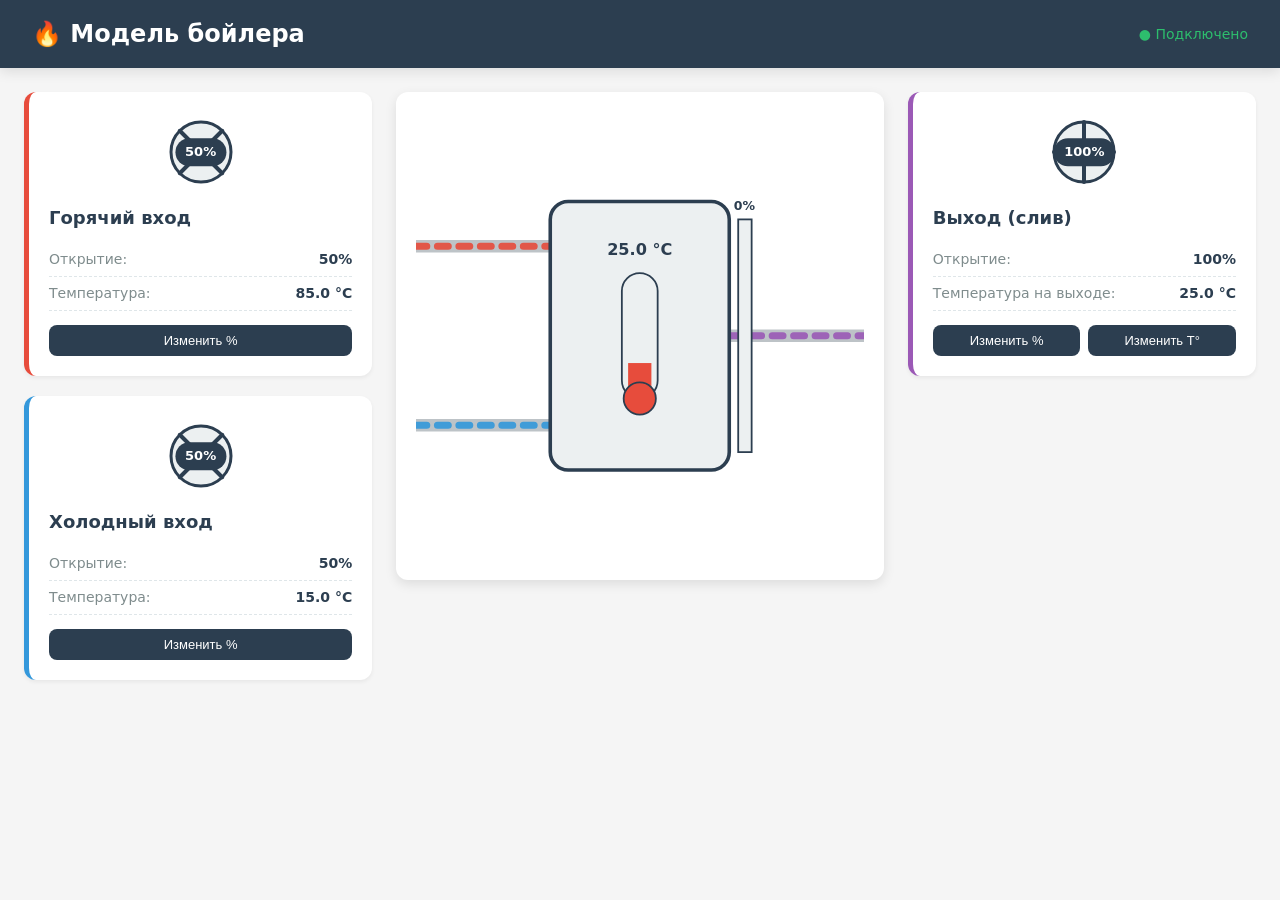
<file: interface/index.html>
<!DOCTYPE html>
<html lang="ru">
<head>
    <meta charset="UTF-8">
    <meta name="viewport" content="width=device-width, initial-scale=1.0">
    <title>Модель бойлера — SCADA</title>
    <link rel="stylesheet" href="style.css">
</head>
<body>
    <header class="header">
        <h1>🔥 Модель бойлера</h1>
        <span class="status" id="connectionStatus">● Подключение...</span>
    </header>

    <main class="dashboard">
        <!-- ЛЕВАЯ КОЛОНКА: ВХОДНЫЕ КЛАПАНЫ -->
        <section class="valves-column left">
            <div class="valve-card hot" data-valve="valveHot">
                <div class="valve-visual">
                    <svg viewBox="0 0 80 80" class="valve-icon">
                        <circle cx="40" cy="40" r="30" class="valve-body"/>
                        <line x1="40" y1="10" x2="40" y2="70" class="valve-handle"/>
                        <line x1="10" y1="40" x2="70" y2="40" class="valve-handle"/>
                    </svg>
                    <div class="valve-percent" id="valveHot-percent">50%</div>
                </div>
                <div class="valve-info">
                    <h3>Горячий вход</h3>
                    <div class="info-row">
                        <span class="label">Открытие:</span>
                        <span class="value" id="valveHot-value">50%</span>
                    </div>
                    <div class="info-row">
                        <span class="label">Температура:</span>
                        <span class="value" id="inputHotTemp-value">85 °C</span>
                    </div>
                    <div class="buttons">
                        <button class="btn-edit" data-target="valveHot" data-type="percent">Изменить %</button>
                        <!-- <button class="btn-edit" data-target="inputHotTemp" data-type="temp">Изменить T°</button> -->
                    </div>
                </div>
            </div>

            <div class="valve-card cold" data-valve="valveCold">
                <div class="valve-visual">
                    <svg viewBox="0 0 80 80" class="valve-icon">
                        <circle cx="40" cy="40" r="30" class="valve-body"/>
                        <line x1="40" y1="10" x2="40" y2="70" class="valve-handle"/>
                        <line x1="10" y1="40" x2="70" y2="40" class="valve-handle"/>
                    </svg>
                    <div class="valve-percent" id="valveCold-percent">50%</div>
                </div>
                <div class="valve-info">
                    <h3>Холодный вход</h3>
                    <div class="info-row">
                        <span class="label">Открытие:</span>
                        <span class="value" id="valveCold-value">50%</span>
                    </div>
                    <div class="info-row">
                        <span class="label">Температура:</span>
                        <span class="value" id="inputColdTemp-value">15 °C</span>
                    </div>
                    <div class="buttons">
                        <button class="btn-edit" data-target="valveCold" data-type="percent">Изменить %</button>
                        <!-- <button class="btn-edit" data-target="inputColdTemp" data-type="temp">Изменить T°</button> -->
                    </div>
                </div>
            </div>
        </section>

        <!-- ЦЕНТР: БОЙЛЕР -->
        <section class="boiler-section">
            <div class="warning-banner" id="warningBanner">
                <span class="warning-icon">⚠️</span>
                <span class="warning-text">Достигнут критический уровень!</span>
            </div>
            <div class="boiler-container">
                <svg viewBox="0 0 500 500" class="boiler-svg" preserveAspectRatio="xMidYMid meet">
                    <!-- Трубы слева (вход) -->
                    <g class="pipes">
                        <!-- Горячая труба -->
                        <path d="M 0 150 L 150 150" class="pipe hot-pipe" />
                        <path d="M 0 150 L 150 150" class="pipe-flow hot-flow" />
                        <!-- Холодная труба -->
                        <path d="M 0 350 L 150 350" class="pipe cold-pipe" />
                        <path d="M 0 350 L 150 350" class="pipe-flow cold-flow" />
                        <!-- Выходная труба -->
                        <path d="M 350 250 L 500 250" class="pipe out-pipe" />
                        <path d="M 350 250 L 500 250" class="pipe-flow out-flow" />
                    </g>

                    <!-- Корпус бойлера -->
                    <g class="boiler-body">
                        <rect x="150" y="100" width="200" height="300" rx="20" class="tank"/>
                        <!-- Уровень воды (заполнение снизу) -->
                        <clipPath id="tankClip">
                            <rect x="155" y="105" width="190" height="290" rx="17"/>
                        </clipPath>
                        <g clip-path="url(#tankClip)">
                            <rect id="waterLevel" x="155" y="395" width="190" height="0" class="water"/>
                            <!-- Волны на поверхности воды -->
                            <path id="waterWave" class="wave" d=""/>
                        </g>
                    </g>

                    <!-- Индикатор температуры внутри бака -->
                    <g class="temp-indicator">
                        <rect x="230" y="180" width="40" height="140" rx="20" class="thermometer"/>
                        <rect id="thermoFill" x="237" y="313" width="26" height="0" class="thermo-fill"/>
                        <circle cx="250" cy="320" r="18" class="thermo-bulb"/>
                        <text id="tempText" x="250" y="160" text-anchor="middle" class="temp-text">-- °C</text>
                    </g>

                    <!-- Индикатор уровня сбоку -->
                    <g class="level-indicator">
                        <rect x="360" y="120" width="15" height="260" class="level-bar-bg"/>
                        <rect id="levelBar" x="360" y="380" width="15" height="0" class="level-bar-fill"/>
                        <text id="levelText" x="367" y="110" text-anchor="middle" class="level-text">0%</text>
                    </g>
                </svg>
            </div>
        </section>

        <!-- ПРАВАЯ КОЛОНКА: ВЫХОДНОЙ КЛАПАН -->
        <section class="valves-column right">
            <div class="valve-card out" data-valve="valveOut">
                <div class="valve-visual">
                    <svg viewBox="0 0 80 80" class="valve-icon">
                        <circle cx="40" cy="40" r="30" class="valve-body"/>
                        <line x1="40" y1="10" x2="40" y2="70" class="valve-handle"/>
                        <line x1="10" y1="40" x2="70" y2="40" class="valve-handle"/>
                    </svg>
                    <div class="valve-percent" id="valveOut-percent">100%</div>
                </div>
                <div class="valve-info">
                    <h3>Выход (слив)</h3>
                    <div class="info-row">
                        <span class="label">Открытие:</span>
                        <span class="value" id="valveOut-value">100%</span>
                    </div>
                    <div class="info-row">
                        <span class="label">Температура на выходе:</span>
                        <span class="value" id="outputTemp-value">-- °C</span>
                    </div>
                    <div class="buttons">
                        <button class="btn-edit" data-target="valveOut" data-type="percent">Изменить %</button>
                        <button class="btn-edit" data-target="outputTemp" data-type="temp">Изменить T°</button>
                    </div>
                </div>
            </div>
        </section>
    </main>

    <!-- МОДАЛЬНОЕ ОКНО -->
    <div class="modal-overlay" id="modalOverlay">
        <div class="modal">
            <div class="modal-header">
                <h2 id="modalTitle">Изменить значение</h2>
                <button class="modal-close" id="modalClose">×</button>
            </div>
            <div class="modal-body">
                <div class="slider-container">
                    <input type="range" id="modalSlider" min="0" max="100" value="50" step="1">
                    <div class="slider-value">
                        <span id="sliderValue">50</span>
                        <span id="sliderUnit">%</span>
                    </div>
                </div>
                <div class="slider-range">
                    <span id="sliderMin">0</span>
                    <span id="sliderMax">100</span>
                </div>
            </div>
            <div class="modal-footer">
                <button class="btn btn-cancel" id="btnCancel">Отмена</button>
                <button class="btn btn-apply" id="btnApply">Применить</button>
            </div>
        </div>
    </div>
    <script src="mock.js"></script>
    <script src="script.js"></script>
</body>
</html>
</file>
<file: interface/style.css>
/* ===== БАЗОВЫЕ ПЕРЕМЕННЫЕ (дизайн-система из ui.md) ===== */
:root {
    --color-hot: #e74c3c;
    --color-cold: #3498db;
    --color-mixed: #9b59b6;
    --color-bg: #f5f5f5;
    --color-accent: #2c3e50;
    --color-text: #2c3e50;
    --color-card: #ffffff;
    --color-border: #dfe6e9;
    --color-success: #27ae60;
    --shadow-sm: 0 2px 4px rgba(0,0,0,0.06);
    --shadow-md: 0 4px 12px rgba(0,0,0,0.1);
    --radius: 12px;
    --transition: 0.5s cubic-bezier(0.4, 0, 0.2, 1);
}

* { box-sizing: border-box; margin: 0; padding: 0; }

body {
    font-family: 'Inter', 'Roboto', system-ui, sans-serif;
    background: var(--color-bg);
    color: var(--color-text);
    min-height: 100vh;
    font-size: 16px;
    line-height: 1.5;
}

/* ===== HEADER ===== */
.header {
    background: var(--color-accent);
    color: white;
    padding: 16px 32px;
    display: flex;
    justify-content: space-between;
    align-items: center;
    box-shadow: var(--shadow-md);
}
.header h1 { font-size: 24px; font-weight: 600; }
.status { font-size: 14px; opacity: 0.9; }
.status.connected { color: #2ecc71; }
.status.error { color: #e74c3c; }

/* ===== DASHBOARD ===== */
.dashboard {
    display: grid;
    grid-template-columns: 1fr 1.4fr 1fr;
    gap: 24px;
    padding: 24px;
    max-width: 1600px;
    margin: 0 auto;
    align-items: start;
}

/* ===== КАРТОЧКИ КЛАПАНОВ ===== */
.valves-column { display: flex; flex-direction: column; gap: 20px; }

.valve-card {
    background: var(--color-card);
    border-radius: var(--radius);
    padding: 20px;
    box-shadow: var(--shadow-sm);
    border-left: 5px solid var(--color-accent);
    transition: transform 0.2s, box-shadow 0.2s;
}
.valve-card:hover { transform: translateY(-2px); box-shadow: var(--shadow-md); }
.valve-card.hot { border-left-color: var(--color-hot); }
.valve-card.cold { border-left-color: var(--color-cold); }
.valve-card.out { border-left-color: var(--color-mixed); }

.valve-visual {
    display: flex;
    align-items: center;
    justify-content: center;
    position: relative;
    margin-bottom: 12px;
}
.valve-icon { width: 80px; height: 80px; }
.valve-body {
    fill: #ecf0f1;
    stroke: var(--color-accent);
    stroke-width: 3;
}
.valve-handle {
    stroke: var(--color-accent);
    stroke-width: 4;
    stroke-linecap: round;
    transition: transform var(--transition);
    transform-origin: 40px 40px;
}
.valve-percent {
    position: absolute;
    top: 50%;
    left: 50%;
    transform: translate(-50%, -50%);
    background: var(--color-accent);
    color: white;
    padding: 4px 10px;
    border-radius: 20px;
    font-size: 13px;
    font-weight: 600;
}

.valve-info h3 {
    font-size: 18px;
    margin-bottom: 12px;
    color: var(--color-accent);
}
.info-row {
    display: flex;
    justify-content: space-between;
    padding: 6px 0;
    font-size: 14px;
    border-bottom: 1px dashed var(--color-border);
}
.info-row:last-of-type { border-bottom: none; }
.info-row .label { color: #7f8c8d; }
.info-row .value { font-weight: 600; color: var(--color-text); }

.buttons {
    display: flex;
    gap: 8px;
    margin-top: 14px;
    flex-wrap: wrap;
}
.btn-edit {
    flex: 1;
    padding: 8px 12px;
    background: var(--color-accent);
    color: white;
    border: none;
    border-radius: 8px;
    font-size: 13px;
    cursor: pointer;
    transition: background 0.2s, transform 0.1s;
    font-weight: 500;
}
.btn-edit:hover { background: #34495e; }
.btn-edit:active { transform: scale(0.97); }

/* ===== БОЙЛЕР ===== */
.boiler-section {
    display: flex;
    justify-content: center;
    align-items: center;
}
.boiler-container {
    background: var(--color-card);
    border-radius: var(--radius);
    padding: 20px;
    box-shadow: var(--shadow-md);
    width: 100%;
    max-width: 500px;
}
.boiler-svg { width: 100%; height: auto; display: block; }

/* Трубы */
.pipe {
    fill: none;
    stroke: #bdc3c7;
    stroke-width: 14;
    stroke-linecap: round;
}
.pipe-flow {
    fill: none;
    stroke-width: 8;
    stroke-linecap: round;
    stroke-dasharray: 12 12;
    opacity: 0.9;
}
.hot-flow {
    stroke: var(--color-hot);
    animation: flow 1s linear infinite;
}
.cold-flow {
    stroke: var(--color-cold);
    animation: flow 1.2s linear infinite;
}
.out-flow {
    stroke: var(--color-mixed);
    animation: flow 1s linear infinite;
}
@keyframes flow {
    from { stroke-dashoffset: 0; }
    to { stroke-dashoffset: -24; }
}


/* Бак */
.tank {
    fill: #ecf0f1;
    stroke: var(--color-accent);
    stroke-width: 4;
}
.water {
    fill: var(--color-mixed);
    transition: height var(--transition), y var(--transition), fill var(--transition);
}
.wave {
    fill: rgba(255,255,255,0.3);
    transition: d var(--transition);
}

/* Термометр */
.thermometer {
    fill: #ecf0f1;
    stroke: var(--color-accent);
    stroke-width: 2;
}
.thermo-fill {
    fill: var(--color-hot);
    transition: height var(--transition), y var(--transition), fill var(--transition);
}
.thermo-bulb {
    fill: var(--color-hot);
    stroke: var(--color-accent);
    stroke-width: 2;
    transition: fill var(--transition);
}
.temp-text {
    font-size: 18px;
    font-weight: 700;
    fill: var(--color-accent);
}

/* Уровень сбоку */
.level-bar-bg {
    fill: #ecf0f1;
    stroke: var(--color-accent);
    stroke-width: 2;
}
.level-bar-fill {
    fill: var(--color-cold);
    transition: height var(--transition), y var(--transition);
}
.level-text {
    font-size: 14px;
    font-weight: 600;
    fill: var(--color-accent);
}

/* ===== МОДАЛЬНОЕ ОКНО ===== */
.modal-overlay {
    position: fixed;
    inset: 0;
    background: rgba(0,0,0,0.5);
    display: none;
    justify-content: center;
    align-items: center;
    z-index: 1000;
    animation: fadeIn 0.2s;
}
.modal-overlay.active { display: flex; }
@keyframes fadeIn { from { opacity: 0; } to { opacity: 1; } }

.modal {
    background: white;
    border-radius: var(--radius);
    width: 90%;
    max-width: 420px;
    box-shadow: 0 20px 60px rgba(0,0,0,0.3);
    overflow: hidden;
    animation: slideUp 0.3s;
}
@keyframes slideUp {
    from { transform: translateY(20px); opacity: 0; }
    to { transform: translateY(0); opacity: 1; }
}
.modal-header {
    background: var(--color-accent);
    color: white;
    padding: 16px 20px;
    display: flex;
    justify-content: space-between;
    align-items: center;
}
.modal-header h2 { font-size: 18px; }
.modal-close {
    background: none;
    border: none;
    color: white;
    font-size: 28px;
    cursor: pointer;
    line-height: 1;
}
.modal-body { padding: 24px 20px; }

.slider-container { margin-bottom: 12px; }
#modalSlider {
    width: 100%;
    height: 8px;
    border-radius: 4px;
    background: #ecf0f1;
    outline: none;
    -webkit-appearance: none;
    appearance: none;
}
#modalSlider::-webkit-slider-thumb {
    -webkit-appearance: none;
    width: 24px;
    height: 24px;
    border-radius: 50%;
    background: var(--color-accent);
    cursor: pointer;
    box-shadow: 0 2px 6px rgba(0,0,0,0.2);
    transition: transform 0.1s;
}
#modalSlider::-webkit-slider-thumb:hover { transform: scale(1.1); }
#modalSlider::-moz-range-thumb {
    width: 24px;
    height: 24px;
    border-radius: 50%;
    background: var(--color-accent);
    cursor: pointer;
    border: none;
}
.slider-value {
    text-align: center;
    font-size: 32px;
    font-weight: 700;
    color: var(--color-accent);
    margin-top: 16px;
}
.slider-range {
    display: flex;
    justify-content: space-between;
    font-size: 12px;
    color: #7f8c8d;
}

.modal-footer {
    padding: 16px 20px;
    background: #f8f9fa;
    display: flex;
    gap: 10px;
    justify-content: flex-end;
}
.btn {
    padding: 10px 20px;
    border: none;
    border-radius: 8px;
    font-size: 14px;
    font-weight: 500;
    cursor: pointer;
    transition: background 0.2s;
}
.btn-cancel { background: #ecf0f1; color: var(--color-text); }
.btn-cancel:hover { background: #dfe6e9; }
.btn-apply { background: var(--color-success); color: white; }
.btn-apply:hover { background: #229954; }

/* ===== АДАПТИВНОСТЬ ===== */
@media (max-width: 1023px) {
    .dashboard {
        grid-template-columns: 1fr;
    }
    .valves-column {
        flex-direction: row;
        flex-wrap: wrap;
        justify-content: center;
    }
    .valve-card { flex: 1; min-width: 280px; max-width: 400px; }
    .boiler-section { order: -1; }
}
@media (max-width: 767px) {
    .header h1 { font-size: 18px; }
    .dashboard { padding: 12px; gap: 16px; }
    .valve-card { min-width: 100%; }
    .buttons { flex-direction: column; }
    .btn-edit { width: 100%; }
}

/* ===== ПРЕДУПРЕЖДЕНИЕ О КРИТИЧЕСКОМ УРОВНЕ ===== */
.warning-banner {
    position: absolute;
    top: 20px;
    left: 50%;
    transform: translateX(-50%) translateY(-20px);
    background: linear-gradient(135deg, #e74c3c, #c0392b);
    color: white;
    padding: 12px 24px;
    border-radius: 8px;
    box-shadow: 0 4px 20px rgba(231, 76, 60, 0.5);
    display: flex;
    align-items: center;
    gap: 10px;
    font-weight: 600;
    font-size: 15px;
    opacity: 0;
    pointer-events: none;
    transition: opacity 0.3s, transform 0.3s;
    z-index: 10;
    white-space: nowrap;
}

.warning-banner.active {
    opacity: 1;
    transform: translateX(-50%) translateY(0);
    pointer-events: auto;
    animation: pulseWarning 1.5s ease-in-out infinite;
}

.warning-icon {
    font-size: 20px;
    animation: shake 0.5s ease-in-out infinite;
}

@keyframes pulseWarning {
    0%, 100% { box-shadow: 0 4px 20px rgba(231, 76, 60, 0.5); }
    50% { box-shadow: 0 4px 30px rgba(231, 76, 60, 0.9); }
}

.boiler-section {
    position: relative; /* нужно для позиционирования баннера */
    display: flex;
    justify-content: center;
    align-items: center;
}

@media (max-width: 767px) {
    .warning-banner {
        font-size: 13px;
        padding: 10px 16px;
    }
}
</file>
